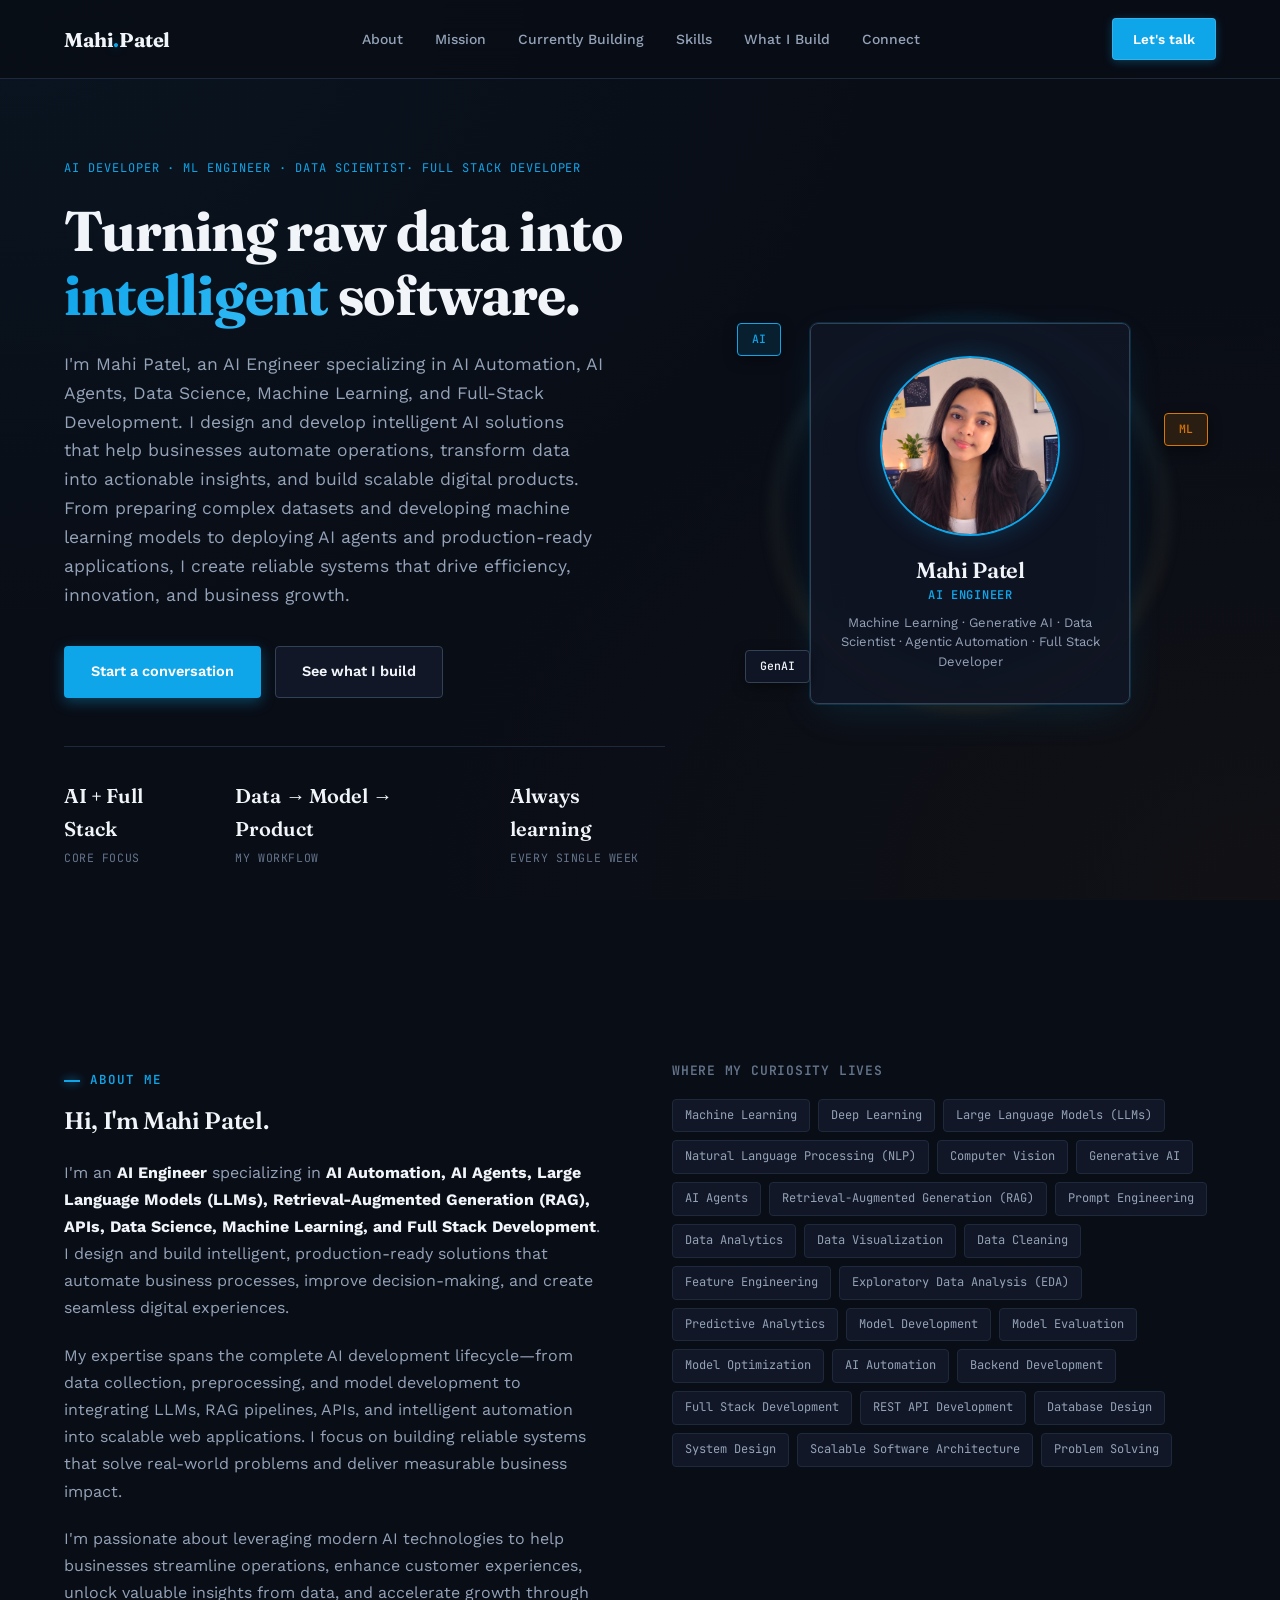
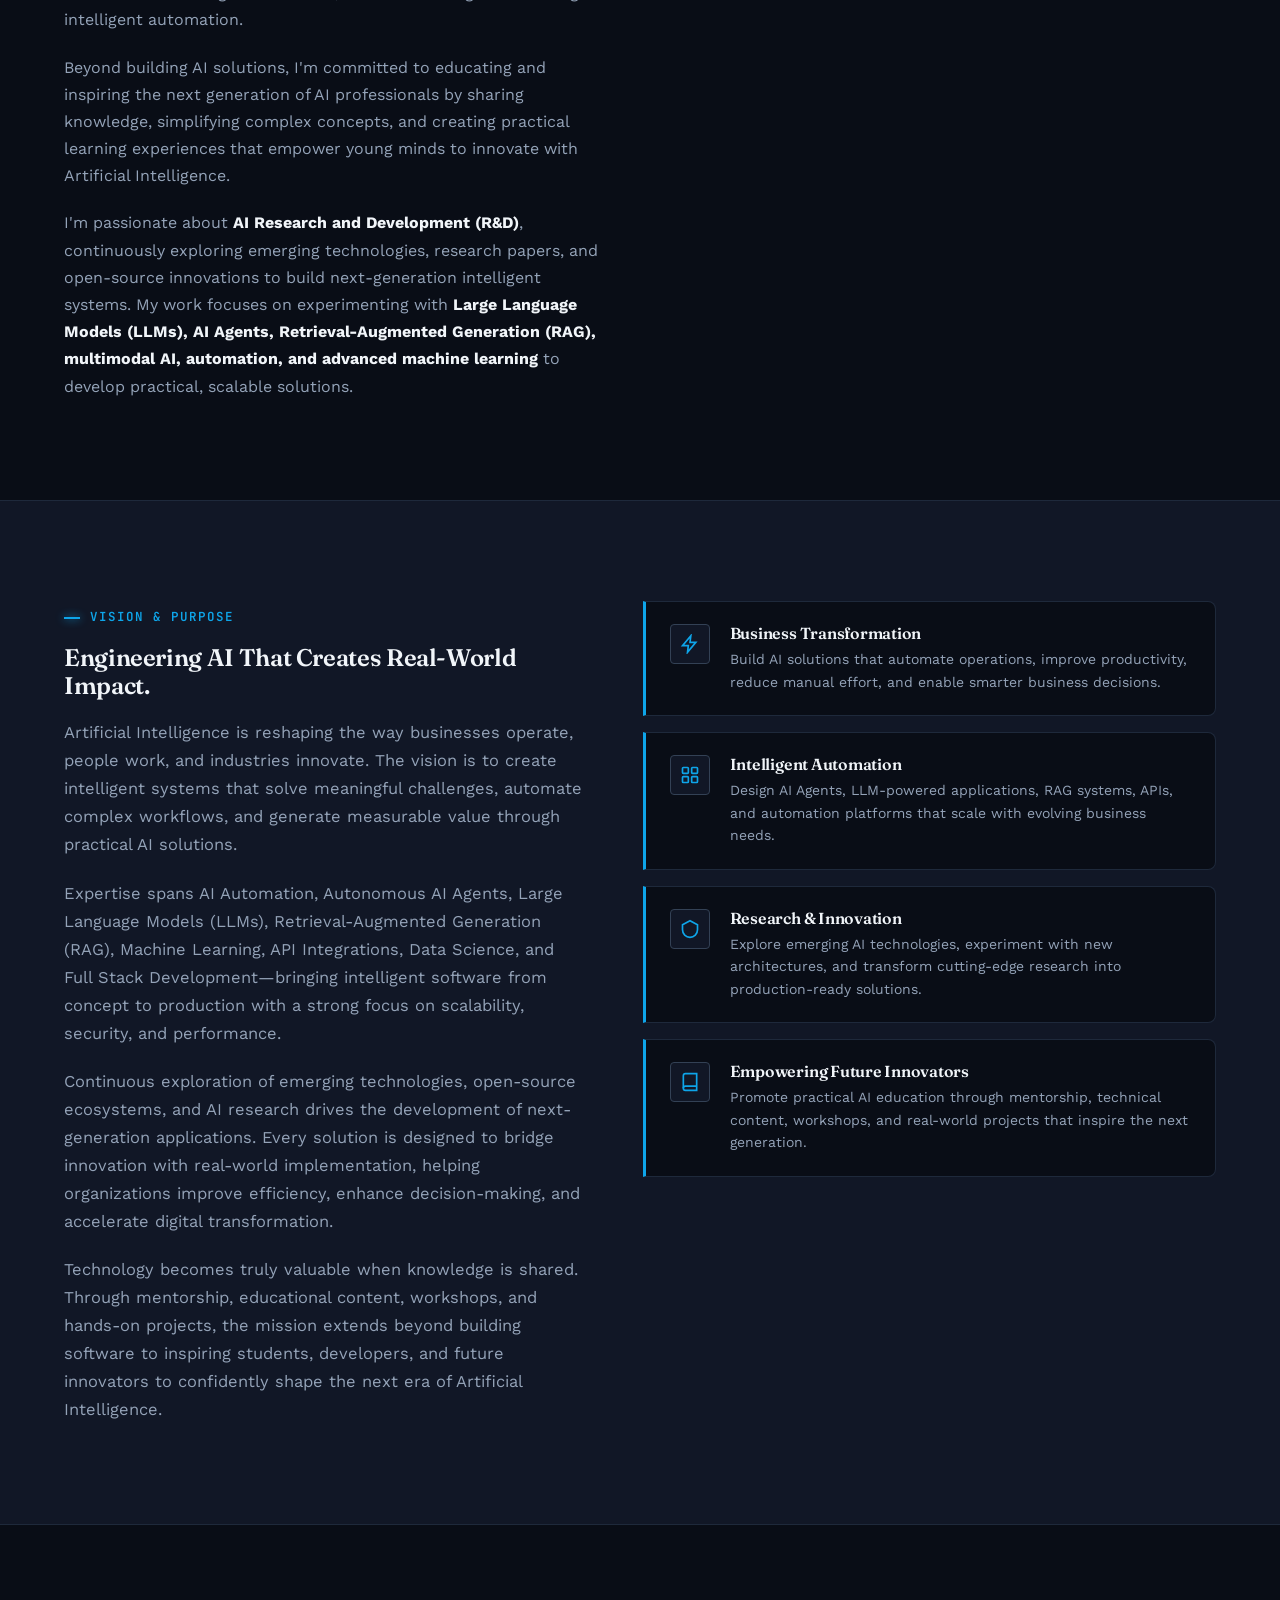
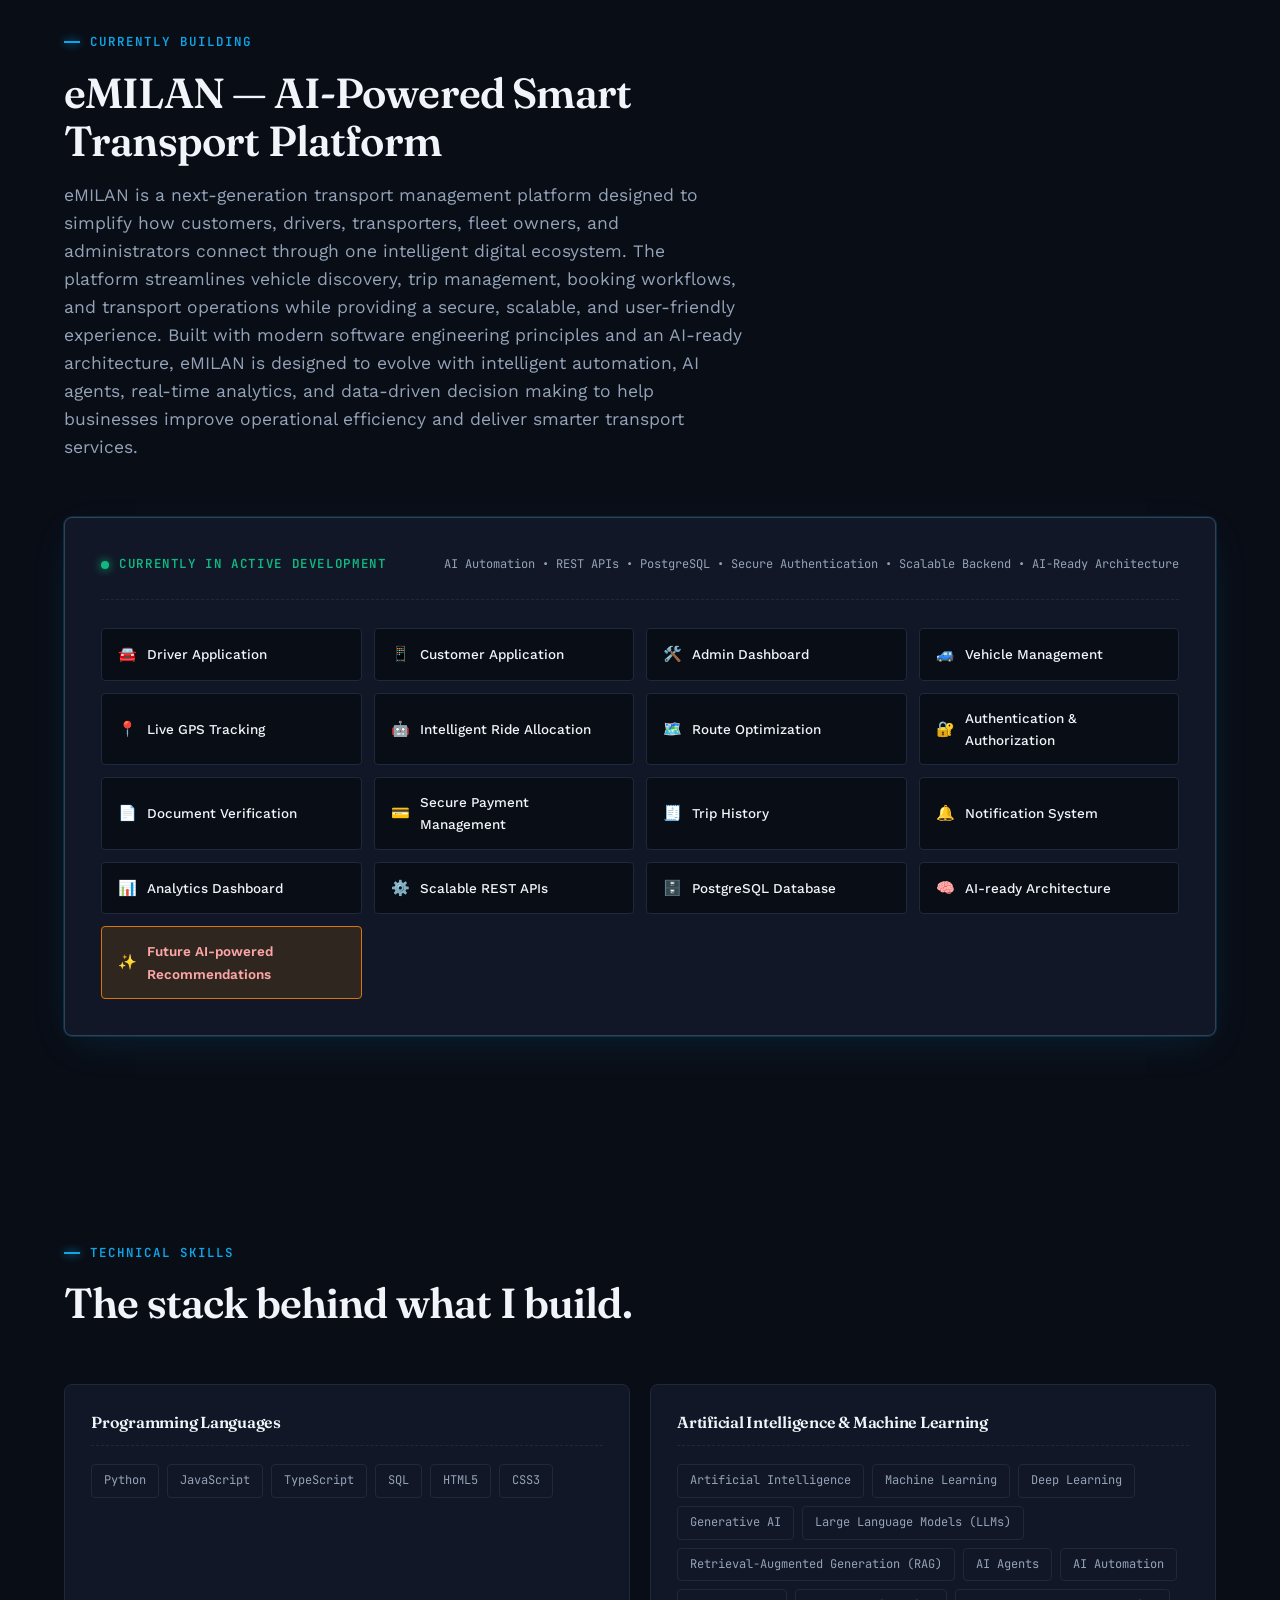
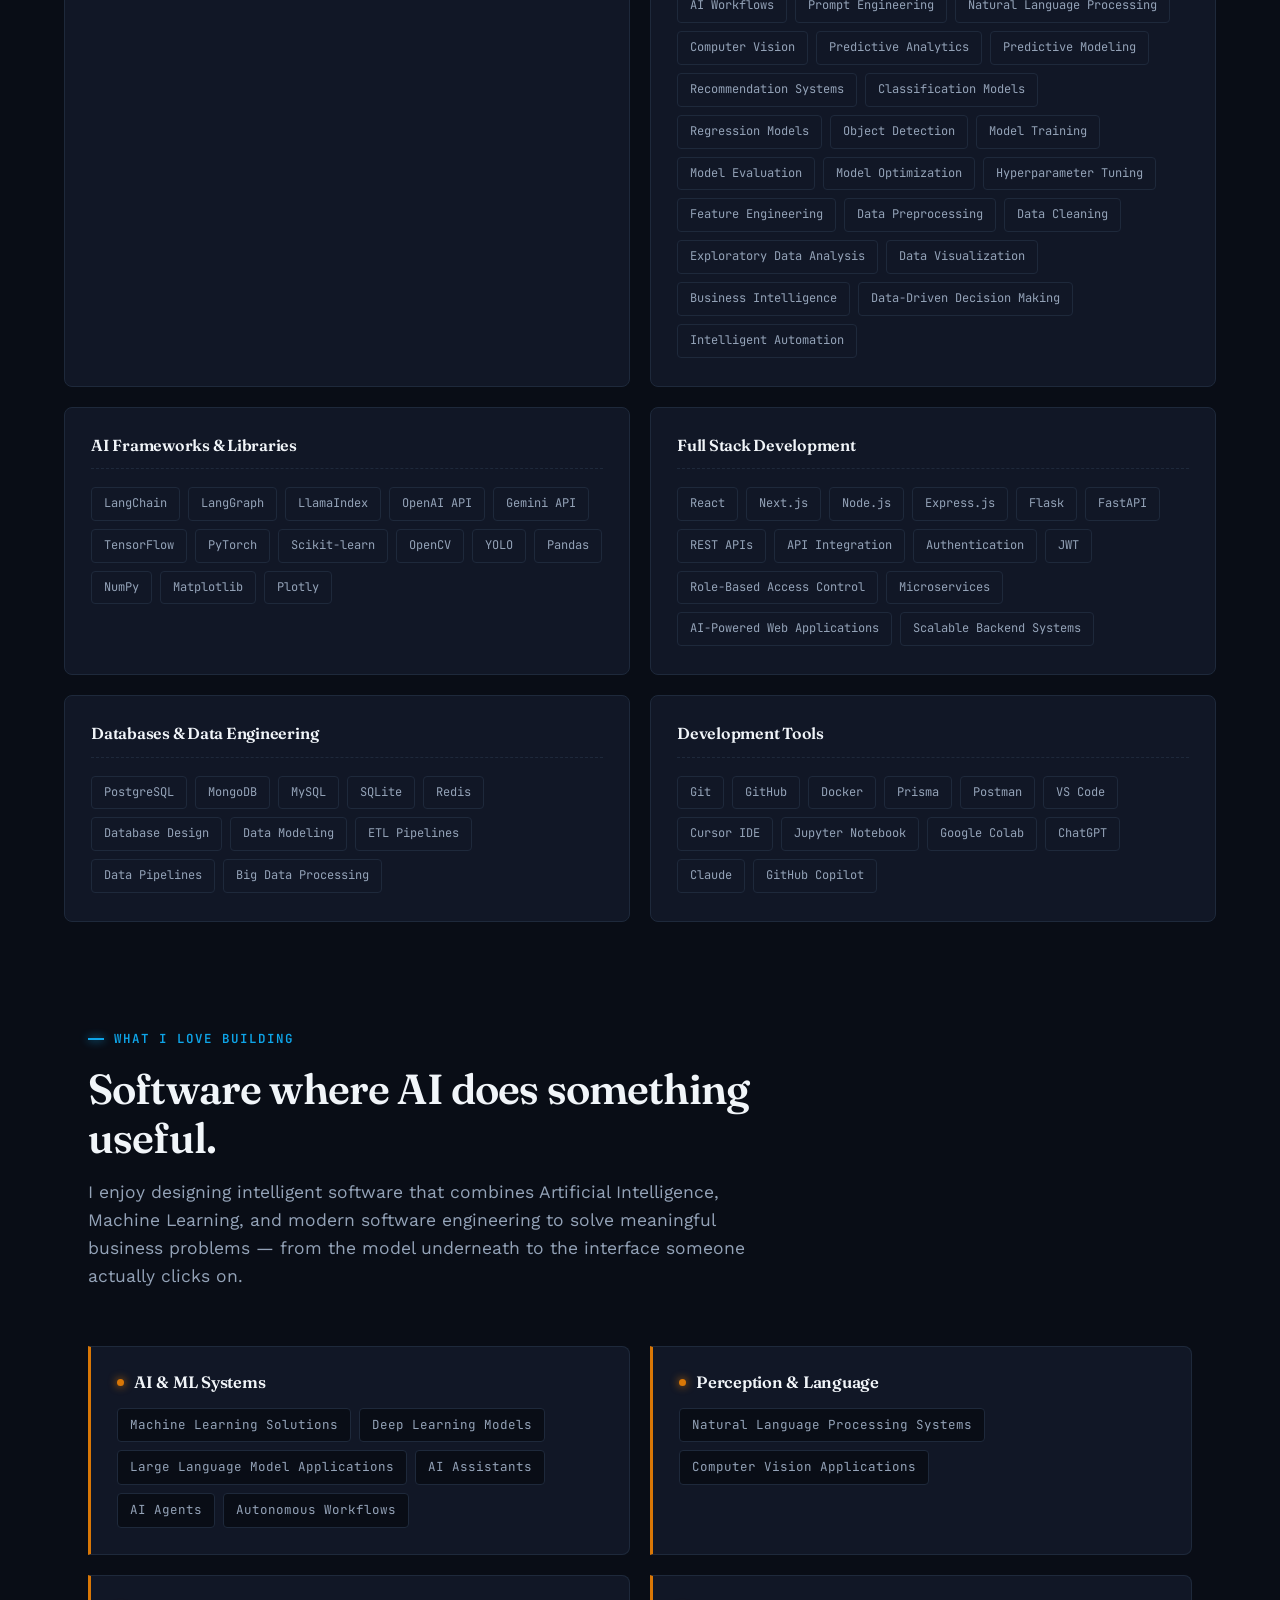
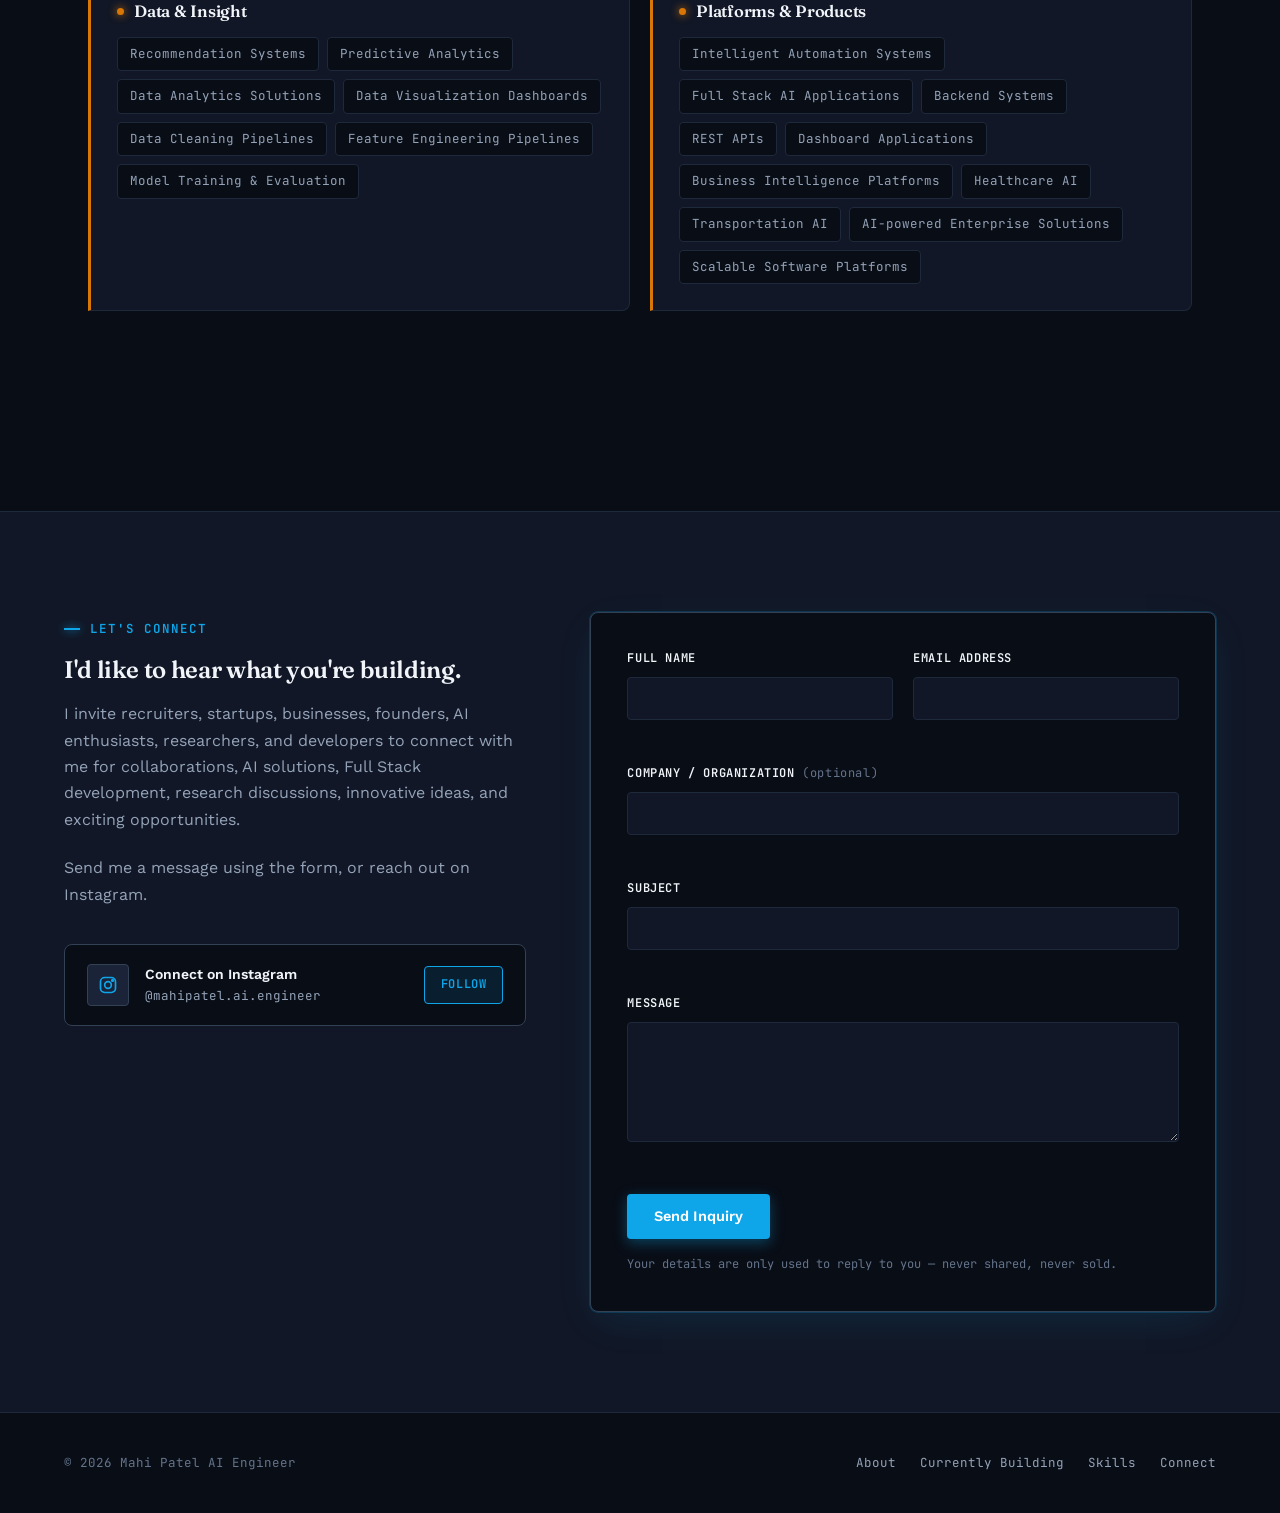
<file: frontend/index.html>
<!DOCTYPE html>
<html lang="en">
<head>
  <meta charset="UTF-8" />
  <meta name="viewport" content="width=device-width, initial-scale=1.0" />
  <title>Mahi Patel — AI Developer & Full Stack Engineer</title>
  <meta name="description" content="Mahi Patel is an AI Developer, Machine Learning Engineer, and Full Stack Developer building intelligent, real-world software." />
  <link rel="preconnect" href="https://fonts.googleapis.com">
  <link href="https://fonts.googleapis.com/css2?family=Fraunces:opsz,wght@9..144,500;9..144,600;9..144,700&family=Work+Sans:wght@400;500;600;700&family=JetBrains+Mono:wght@400;500;600&display=swap" rel="stylesheet">
  <link rel="stylesheet" href="css/style.css">
</head>
<body>

  <header class="site-header">
    <nav class="nav">
      <a href="#top" class="logo">Mahi<span>.</span>Patel</a>
      <ul class="nav-links">
        <li><a href="#about">About</a></li>
        <li><a href="#mission">Mission</a></li>
        <li><a href="#currently-building">Currently Building</a></li>
        <li><a href="#skills">Skills</a></li>
        <li><a href="#building">What I Build</a></li>
        <li><a href="#connect">Connect</a></li>
      </ul>
      <a href="#connect" class="nav-cta">Let's talk</a>
    </nav>
  </header>

  <main id="top">

    <!-- ===================== HERO ===================== -->
    <section class="hero">
      <div class="container hero-grid">

        <!-- LEFT CONTENT -->
        <div class="hero-content reveal">

          <span class="hero-kicker">
            AI Developer · ML Engineer · Data Scientist· Full Stack Developer
          </span>

          <h1>
            Turning raw data into
            <em>intelligent</em> software.
          </h1>

          <p class="lead">
            I'm Mahi Patel, an AI Engineer specializing in AI Automation, AI Agents, Data Science, Machine Learning, and Full-Stack Development.

            I design and develop intelligent AI solutions that help businesses automate operations, transform data into actionable insights, and build scalable digital products. From preparing complex datasets and developing machine learning models to deploying AI agents and production-ready applications, I create reliable systems that drive efficiency, innovation, and business growth.
          </p>

          <div class="hero-actions">

            <a href="#connect" class="btn btn-primary">
              Start a conversation
            </a>

            <a href="#building" class="btn btn-outline">
              See what I build
            </a>

          </div>

          <div class="hero-stats">

            <div class="hero-stat">
              <div class="num">
                AI + Full Stack
              </div>
              <div class="label">
                Core focus
              </div>
            </div>

            <div class="hero-stat">
              <div class="num">
                Data → Model → Product
              </div>
              <div class="label">
                My workflow
              </div>
            </div>

            <div class="hero-stat">
              <div class="num">
                Always learning
              </div>
              <div class="label">
                Every single week
              </div>
            </div>

          </div>

        </div>

        <!-- RIGHT PROFILE IMAGE SECTION -->
        <div class="hero-profile reveal">

          <div class="profile-orbit"></div>

          <div class="profile-card">

            <!-- YOUR IMAGE -->
            <img
              src="image/mahi-profile.jpeg"
              alt="Mahi Patel AI Engineer"
              class="profile-image"
            />

            <div class="profile-details">

              <h2>
                Mahi Patel
              </h2>

              <h3>
                AI Engineer
              </h3>

              <p>
                Machine Learning · Generative AI · Data Scientist · Agentic Automation · Full Stack Developer
              </p>

            </div>

          </div>

          <!-- Floating AI Tags -->

          <div class="floating-tag tag-ai">
            AI
          </div>

          <div class="floating-tag tag-ml">
            ML
          </div>

          <div class="floating-tag tag-gen">
            GenAI
          </div>

          <div class="floating-tag tag-datascientis">
            Data Scientist
          </div>

        </div>

      </div>
    </section>

    <!-- ===================== ABOUT ===================== -->
    <section id="about">
      <div class="container about-grid">
        <div class="about-copy">
          <span class="eyebrow">About Me</span>
          <h2 style="margin-bottom:24px;">Hi, I'm Mahi Patel.</h2>
          <p>I'm an <strong>AI Engineer</strong> specializing in <strong>AI Automation, AI Agents, Large Language Models (LLMs), Retrieval-Augmented Generation (RAG), APIs, Data Science, Machine Learning, and Full Stack Development</strong>. I design and build intelligent, production-ready solutions that automate business processes, improve decision-making, and create seamless digital experiences.</p>

          <p>My expertise spans the complete AI development lifecycle—from data collection, preprocessing, and model development to integrating LLMs, RAG pipelines, APIs, and intelligent automation into scalable web applications. I focus on building reliable systems that solve real-world problems and deliver measurable business impact.</p>

          <p>I'm passionate about leveraging modern AI technologies to help businesses streamline operations, enhance customer experiences, unlock valuable insights from data, and accelerate growth through intelligent automation.</p>

          <p>Beyond building AI solutions, I'm committed to educating and inspiring the next generation of AI professionals by sharing knowledge, simplifying complex concepts, and creating practical learning experiences that empower young minds to innovate with Artificial Intelligence.</p>
          <p>I'm passionate about <strong>AI Research and Development (R&D)</strong>, continuously exploring emerging technologies, research papers, and open-source innovations to build next-generation intelligent systems. My work focuses on experimenting with <strong>Large Language Models (LLMs), AI Agents, Retrieval-Augmented Generation (RAG), multimodal AI, automation, and advanced machine learning</strong> to develop practical, scalable solutions. </p>
        </div>
        <div class="about-side">
          <h3>Where my curiosity lives</h3>
          <div class="tag-cloud">
            <span class="tag">Machine Learning</span>
            <span class="tag">Deep Learning</span>
            <span class="tag">Large Language Models (LLMs)</span>
            <span class="tag">Natural Language Processing (NLP)</span>
            <span class="tag">Computer Vision</span>
            <span class="tag">Generative AI</span>
            <span class="tag">AI Agents</span>
            <span class="tag">Retrieval-Augmented Generation (RAG)</span>
            <span class="tag">Prompt Engineering</span>
            <span class="tag">Data Analytics</span>
            <span class="tag">Data Visualization</span>
            <span class="tag">Data Cleaning</span>
            <span class="tag">Feature Engineering</span>
            <span class="tag">Exploratory Data Analysis (EDA)</span>
            <span class="tag">Predictive Analytics</span>
            <span class="tag">Model Development</span>
            <span class="tag">Model Evaluation</span>
            <span class="tag">Model Optimization</span>
            <span class="tag">AI Automation</span>
            <span class="tag">Backend Development</span>
            <span class="tag">Full Stack Development</span>
            <span class="tag">REST API Development</span>
            <span class="tag">Database Design</span>
            <span class="tag">System Design</span>
            <span class="tag">Scalable Software Architecture</span>
            <span class="tag">Problem Solving</span>
          </div>
        </div>
      </div>
    </section>

    <!-- ===================== MISSION ===================== -->
    <section id="mission" class="mission">
      <div class="container mission-grid">
        <div class="mission-copy">
          <span class="eyebrow">Vision & Purpose</span>

          <h2 style="margin-bottom:20px;">
            Engineering AI That Creates Real-World Impact.
          </h2>

          <p>
            Artificial Intelligence is reshaping the way businesses operate, people work, and industries innovate. The vision is to create intelligent systems that solve meaningful challenges, automate complex workflows, and generate measurable value through practical AI solutions.
          </p>

          <p>
            Expertise spans AI Automation, Autonomous AI Agents, Large Language Models (LLMs), Retrieval-Augmented Generation (RAG), Machine Learning, API Integrations, Data Science, and Full Stack Development—bringing intelligent software from concept to production with a strong focus on scalability, security, and performance.
          </p>

          <p>
            Continuous exploration of emerging technologies, open-source ecosystems, and AI research drives the development of next-generation applications. Every solution is designed to bridge innovation with real-world implementation, helping organizations improve efficiency, enhance decision-making, and accelerate digital transformation.
          </p>

          <p>
            Technology becomes truly valuable when knowledge is shared. Through mentorship, educational content, workshops, and hands-on projects, the mission extends beyond building software to inspiring students, developers, and future innovators to confidently shape the next era of Artificial Intelligence.
          </p>
        </div>

        <div class="pillar-list">

          <div class="pillar">
            <div class="pillar-icon">
              <svg width="20" height="20" viewBox="0 0 24 24" fill="none" stroke="currentColor" stroke-width="2">
                <path d="M13 2 3 14h7l-1 8 10-12h-7l1-8Z"/>
              </svg>
            </div>

            <div>
              <h4>Business Transformation</h4>
              <p>Build AI solutions that automate operations, improve productivity, reduce manual effort, and enable smarter business decisions.</p>
            </div>
          </div>

          <div class="pillar">
            <div class="pillar-icon">
              <svg width="20" height="20" viewBox="0 0 24 24" fill="none" stroke="currentColor" stroke-width="2">
                <rect x="3" y="3" width="7" height="7" rx="1"/>
                <rect x="14" y="3" width="7" height="7" rx="1"/>
                <rect x="14" y="14" width="7" height="7" rx="1"/>
                <rect x="3" y="14" width="7" height="7" rx="1"/>
              </svg>
            </div>

            <div>
              <h4>Intelligent Automation</h4>
              <p>Design AI Agents, LLM-powered applications, RAG systems, APIs, and automation platforms that scale with evolving business needs.</p>
            </div>
          </div>

          <div class="pillar">
            <div class="pillar-icon">
              <svg width="20" height="20" viewBox="0 0 24 24" fill="none" stroke="currentColor" stroke-width="2">
                <path d="M12 2 3 7v6c0 5 4 9 9 9s9-4 9-9V7l-9-5Z"/>
              </svg>
            </div>

            <div>
              <h4>Research & Innovation</h4>
              <p>Explore emerging AI technologies, experiment with new architectures, and transform cutting-edge research into production-ready solutions.</p>
            </div>
          </div>

          <div class="pillar">
            <div class="pillar-icon">
              <svg width="20" height="20" viewBox="0 0 24 24" fill="none" stroke="currentColor" stroke-width="2">
                <path d="M4 19.5A2.5 2.5 0 0 1 6.5 17H20"/>
                <path d="M6.5 2H20v20H6.5A2.5 2.5 0 0 1 4 19.5v-15A2.5 2.5 0 0 1 6.5 2Z"/>
              </svg>
            </div>

            <div>
              <h4>Empowering Future Innovators</h4>
              <p>Promote practical AI education through mentorship, technical content, workshops, and real-world projects that inspire the next generation.</p>
            </div>
          </div>

        </div>

      </div>
    </section>

    <!-- ===================== CURRENTLY BUILDING ===================== -->
    <section id="currently-building" class="currently-building">
      <div class="container">

        <div class="section-head">
          <span class="eyebrow">Currently Building</span>

          <h2>eMILAN — AI-Powered Smart Transport Platform</h2>

          <p class="lead">
            eMILAN is a next-generation transport management platform designed to simplify how customers, drivers, transporters, fleet owners, and administrators connect through one intelligent digital ecosystem. The platform streamlines vehicle discovery, trip management, booking workflows, and transport operations while providing a secure, scalable, and user-friendly experience. Built with modern software engineering principles and an AI-ready architecture, eMILAN is designed to evolve with intelligent automation, AI agents, real-time analytics, and data-driven decision making to help businesses improve operational efficiency and deliver smarter transport services.
          </p>

        </div>

        <div class="current-project-card">

          <div class="cp-head">

            <div class="cp-status">
              <span class="pulse-dot"></span>
              Currently in Active Development
            </div>

            <div class="cp-stack">
              AI Automation • REST APIs • PostgreSQL • Secure Authentication • Scalable Backend • AI-Ready Architecture
            </div>

          </div>

          <div class="feature-grid">
            <div class="feature-item"><span class="f-icon">🚘</span>Driver Application</div>
            <div class="feature-item"><span class="f-icon">📱</span>Customer Application</div>
            <div class="feature-item"><span class="f-icon">🛠️</span>Admin Dashboard</div>
            <div class="feature-item"><span class="f-icon">🚙</span>Vehicle Management</div>
            <div class="feature-item"><span class="f-icon">📍</span>Live GPS Tracking</div>
            <div class="feature-item"><span class="f-icon">🤖</span>Intelligent Ride Allocation</div>
            <div class="feature-item"><span class="f-icon">🗺️</span>Route Optimization</div>
            <div class="feature-item"><span class="f-icon">🔐</span>Authentication &amp; Authorization</div>
            <div class="feature-item"><span class="f-icon">📄</span>Document Verification</div>
            <div class="feature-item"><span class="f-icon">💳</span>Secure Payment Management</div>
            <div class="feature-item"><span class="f-icon">🧾</span>Trip History</div>
            <div class="feature-item"><span class="f-icon">🔔</span>Notification System</div>
            <div class="feature-item"><span class="f-icon">📊</span>Analytics Dashboard</div>
            <div class="feature-item"><span class="f-icon">⚙️</span>Scalable REST APIs</div>
            <div class="feature-item"><span class="f-icon">🗄️</span>PostgreSQL Database</div>
            <div class="feature-item"><span class="f-icon">🧠</span>AI-ready Architecture</div>
            <div class="feature-item accent"><span class="f-icon">✨</span>Future AI-powered Recommendations</div>
          </div>
        </div>
      </div>
    </section>

    <!-- ===================== TECHNICAL SKILLS ===================== -->
    <section id="skills" class="skills">
      <div class="container">
        <div class="section-head">
          <span class="eyebrow">Technical Skills</span>
          <h2>The stack behind what I build.</h2>
        </div>

        <div class="skills-grid">

          <div class="skill-card">
            <div class="skill-icon"></div>
            <h3>Programming Languages</h3>

            <div class="tag-cloud">
              <span class="tag">Python</span>
              <span class="tag">JavaScript</span>
              <span class="tag">TypeScript</span>
              <span class="tag">SQL</span>
              <span class="tag">HTML5</span>
              <span class="tag">CSS3</span>
            </div>
          </div>

          <div class="skill-card">
            <div class="skill-icon"></div>
            <h3>Artificial Intelligence & Machine Learning</h3>

            <div class="tag-cloud">
              <span class="tag">Artificial Intelligence</span>
              <span class="tag">Machine Learning</span>
              <span class="tag">Deep Learning</span>
              <span class="tag">Generative AI</span>
              <span class="tag">Large Language Models (LLMs)</span>
              <span class="tag">Retrieval-Augmented Generation (RAG)</span>
              <span class="tag">AI Agents</span>
              <span class="tag">AI Automation</span>
              <span class="tag">AI Workflows</span>
              <span class="tag">Prompt Engineering</span>
              <span class="tag">Natural Language Processing</span>
              <span class="tag">Computer Vision</span>
              <span class="tag">Predictive Analytics</span>
              <span class="tag">Predictive Modeling</span>
              <span class="tag">Recommendation Systems</span>
              <span class="tag">Classification Models</span>
              <span class="tag">Regression Models</span>
              <span class="tag">Object Detection</span>
              <span class="tag">Model Training</span>
              <span class="tag">Model Evaluation</span>
              <span class="tag">Model Optimization</span>
              <span class="tag">Hyperparameter Tuning</span>
              <span class="tag">Feature Engineering</span>
              <span class="tag">Data Preprocessing</span>
              <span class="tag">Data Cleaning</span>
              <span class="tag">Exploratory Data Analysis</span>
              <span class="tag">Data Visualization</span>
              <span class="tag">Business Intelligence</span>
              <span class="tag">Data-Driven Decision Making</span>
              <span class="tag">Intelligent Automation</span>
            </div>
          </div>

          <div class="skill-card">
            <div class="skill-icon"></div>
            <h3>AI Frameworks & Libraries</h3>

            <div class="tag-cloud">
              <span class="tag">LangChain</span>
              <span class="tag">LangGraph</span>
              <span class="tag">LlamaIndex</span>
              <span class="tag">OpenAI API</span>
              <span class="tag">Gemini API</span>
              <span class="tag">TensorFlow</span>
              <span class="tag">PyTorch</span>
              <span class="tag">Scikit-learn</span>
              <span class="tag">OpenCV</span>
              <span class="tag">YOLO</span>
              <span class="tag">Pandas</span>
              <span class="tag">NumPy</span>
              <span class="tag">Matplotlib</span>
              <span class="tag">Plotly</span>
            </div>
          </div>

          <div class="skill-card">
            <div class="skill-icon"></div>
            <h3>Full Stack Development</h3>

            <div class="tag-cloud">
              <span class="tag">React</span>
              <span class="tag">Next.js</span>
              <span class="tag">Node.js</span>
              <span class="tag">Express.js</span>
              <span class="tag">Flask</span>
              <span class="tag">FastAPI</span>
              <span class="tag">REST APIs</span>
              <span class="tag">API Integration</span>
              <span class="tag">Authentication</span>
              <span class="tag">JWT</span>
              <span class="tag">Role-Based Access Control</span>
              <span class="tag">Microservices</span>
              <span class="tag">AI-Powered Web Applications</span>
              <span class="tag">Scalable Backend Systems</span>
            </div>
          </div>

          <div class="skill-card">
            <div class="skill-icon"></div>
            <h3>Databases & Data Engineering</h3>

            <div class="tag-cloud">
              <span class="tag">PostgreSQL</span>
              <span class="tag">MongoDB</span>
              <span class="tag">MySQL</span>
              <span class="tag">SQLite</span>
              <span class="tag">Redis</span>
              <span class="tag">Database Design</span>
              <span class="tag">Data Modeling</span>
              <span class="tag">ETL Pipelines</span>
              <span class="tag">Data Pipelines</span>
              <span class="tag">Big Data Processing</span>
            </div>
          </div>

          <div class="skill-card">
            <div class="skill-icon"></div>
            <h3>Development Tools</h3>

            <div class="tag-cloud">
              <span class="tag">Git</span>
              <span class="tag">GitHub</span>
              <span class="tag">Docker</span>
              <span class="tag">Prisma</span>
              <span class="tag">Postman</span>
              <span class="tag">VS Code</span>
              <span class="tag">Cursor IDE</span>
              <span class="tag">Jupyter Notebook</span>
              <span class="tag">Google Colab</span>
              <span class="tag">ChatGPT</span>
              <span class="tag">Claude</span>
              <span class="tag">GitHub Copilot</span>
            </div>
          </div>

        </div>

        <!-- ===================== WHAT I LOVE BUILDING ===================== -->
        <section id="building">
          <div class="container">
            <div class="section-head">
              <span class="eyebrow">What I Love Building</span>
              <h2>Software where AI does something useful.</h2>
              <p class="lead">I enjoy designing intelligent software that combines Artificial Intelligence, Machine Learning, and modern software engineering to solve meaningful business problems — from the model underneath to the interface someone actually clicks on.</p>
            </div>

            <div class="build-categories">
              <div class="build-card">
                <h3><span class="dot"></span>AI &amp; ML Systems</h3>
                <ul>
                  <li>Machine Learning Solutions</li>
                  <li>Deep Learning Models</li>
                  <li>Large Language Model Applications</li>
                  <li>AI Assistants</li>
                  <li>AI Agents</li>
                  <li>Autonomous Workflows</li>
                </ul>
              </div>
              <div class="build-card">
                <h3><span class="dot"></span>Perception &amp; Language</h3>
                <ul>
                  <li>Natural Language Processing Systems</li>
                  <li>Computer Vision Applications</li>
                </ul>
              </div>
              <div class="build-card">
                <h3><span class="dot"></span>Data &amp; Insight</h3>
                <ul>
                  <li>Recommendation Systems</li>
                  <li>Predictive Analytics</li>
                  <li>Data Analytics Solutions</li>
                  <li>Data Visualization Dashboards</li>
                  <li>Data Cleaning Pipelines</li>
                  <li>Feature Engineering Pipelines</li>
                  <li>Model Training &amp; Evaluation</li>
                </ul>
              </div>
              <div class="build-card">
                <h3><span class="dot"></span>Platforms &amp; Products</h3>
                <ul>
                  <li>Intelligent Automation Systems</li>
                  <li>Full Stack AI Applications</li>
                  <li>Backend Systems</li>
                  <li>REST APIs</li>
                  <li>Dashboard Applications</li>
                  <li>Business Intelligence Platforms</li>
                  <li>Healthcare AI</li>
                  <li>Transportation AI</li>
                  <li>AI-powered Enterprise Solutions</li>
                  <li>Scalable Software Platforms</li>
                </ul>
              </div>
            </div>
          </div>
        </section>

      </div>
    </section>

    <!-- ===================== LET'S CONNECT ===================== -->
    <section id="connect" class="connect">
      <div class="container connect-grid">
        <div class="connect-copy">
          <span class="eyebrow">Let's Connect</span>
          <h2 style="margin-bottom:18px;">I'd like to hear what you're building.</h2>
          <p>I invite recruiters, startups, businesses, founders, AI enthusiasts, researchers, and developers to connect with me for collaborations, AI solutions, Full Stack development, research discussions, innovative ideas, and exciting opportunities.</p>

          <p>Send me a message using the form, or reach out on Instagram.</p>

          <div class="instagram-card">
            <div class="ig-left">
              <div class="ig-icon">
                <svg width="20" height="20" viewBox="0 0 24 24" fill="none" stroke="currentColor" stroke-width="2"><rect x="3" y="3" width="18" height="18" rx="5"/><circle cx="12" cy="12" r="4"/><circle cx="17.5" cy="6.5" r="1"/></svg>
              </div>
              <div>
                <div class="ig-name">Connect on Instagram</div>
                <div class="ig-handle">@mahipatel.ai.engineer</div>
              </div>
            </div>
            <a class="ig-follow" href="https://instagram.com/mahipatel.ai.engineer" target="_blank" rel="noopener">Follow</a>
          </div>
        </div>

        <div class="form-card">
          <form id="inquiry-form" novalidate>
            <div class="form-row">
              <div class="field">
                <label for="fullName">Full Name</label>
                <input type="text" id="fullName" name="fullName" autocomplete="name" required maxlength="100" />
                <div class="field-error" data-error-for="fullName"></div>
              </div>
              <div class="field">
                <label for="email">Email Address</label>
                <input type="email" id="email" name="email" autocomplete="off" spellcheck="false" autocorrect="off" autocapitalize="off" required maxlength="150" />
                <div class="field-error" data-error-for="email"></div>
              </div>
            </div>

            <div class="field">
              <label for="company">Company / Organization <span class="optional">(optional)</span></label>
              <input type="text" id="company" name="company" autocomplete="organization" maxlength="150" />
              <div class="field-error" data-error-for="company"></div>
            </div>

            <div class="field">
              <label for="subject">Subject</label>
              <input type="text" id="subject" name="subject" required maxlength="150" />
              <div class="field-error" data-error-for="subject"></div>
            </div>

            <div class="field">
              <label for="message">Message</label>
              <textarea id="message" name="message" required maxlength="3000"></textarea>
              <div class="field-error" data-error-for="message"></div>
            </div>

            <!-- Honeypot: real visitors never see or fill this -->
            <div class="field hp-field" aria-hidden="true">
              <label for="website">Website</label>
              <input type="text" id="website" name="website" tabindex="-1" autocomplete="off" />
            </div>

            <div class="form-actions">
              <button type="submit" class="btn btn-primary" id="submit-btn">
                <span class="spinner"></span>
                <span class="btn-text">Send Inquiry</span>
              </button>
            </div>
            <p class="form-note">Your details are only used to reply to you — never shared, never sold.</p>
          </form>
        </div>
      </div>
    </section>

  </main>

  <footer class="site-footer">
    <div class="container footer-row">
      <p>© <span id="year"></span> Mahi Patel AI Engineer</p>
      <div class="footer-links">
        <a href="#about">About</a>
        <a href="#currently-building">Currently Building</a>
        <a href="#skills">Skills</a>
        <a href="#connect">Connect</a>
      </div>
    </div>
  </footer>

  <div class="toast-stack" id="toast-stack" aria-live="polite"></div>

  <script>window.PORTFOLIO_API_BASE_URL = "https://portfolio-backend-dgkd.onrender.com/api";</script>
  <script src="js/main.js"></script>
</body>
</html>
</file>
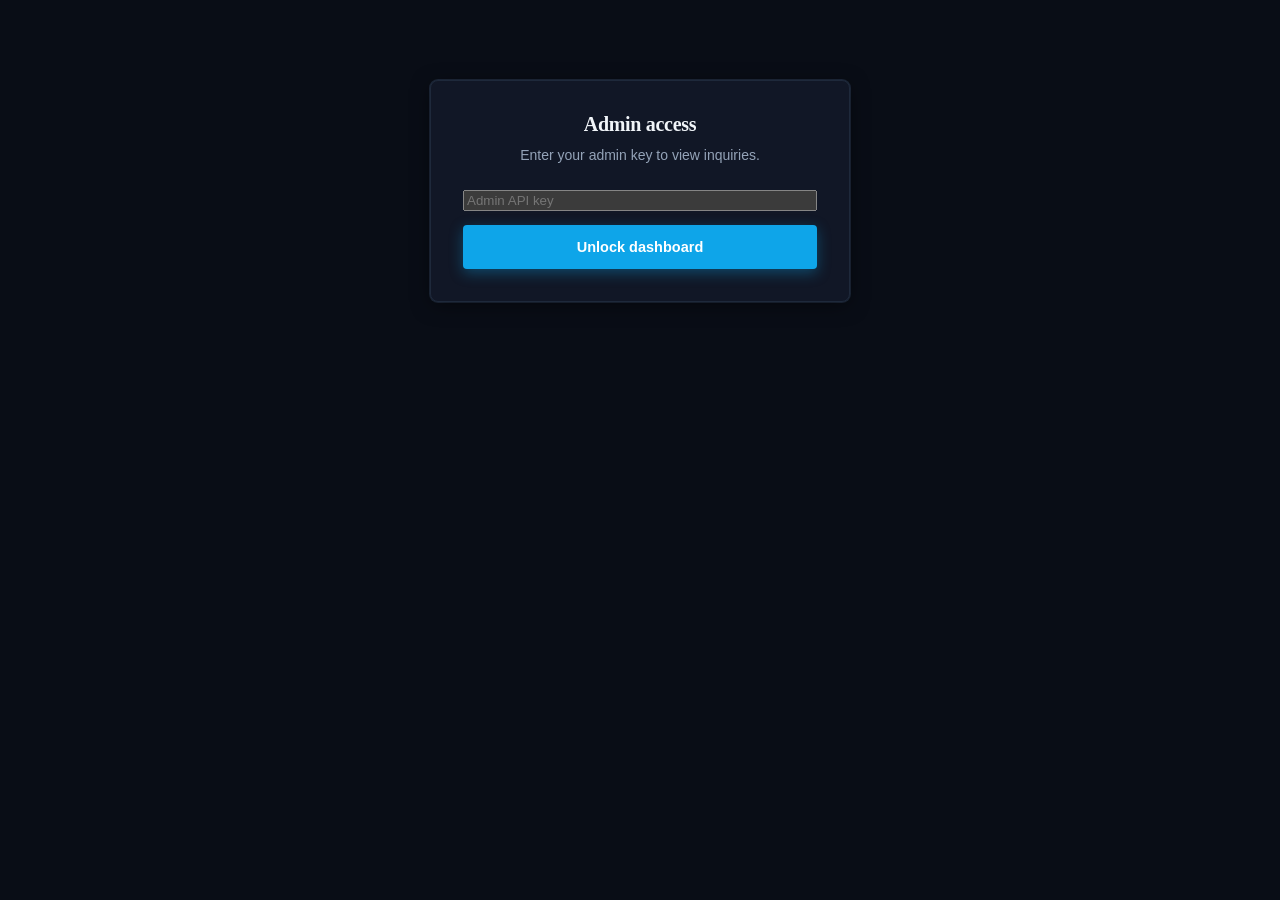
<file: frontend/admin.html>
<!DOCTYPE html>
<html lang="en">
<head>
<meta charset="UTF-8" />
<meta name="viewport" content="width=device-width, initial-scale=1.0" />
<title>Inquiries — Admin Dashboard</title>
<link href="https://fonts.googleapis.com/css2?family=Sora:wght@600;700&family=Inter:wght@400;500;600;700&family=IBM+Plex+Mono:wght@400;500&display=swap" rel="stylesheet">
<link rel="stylesheet" href="css/style.css">
<link rel="stylesheet" href="css/admin.css">
</head>
<body>

<!-- Admin key gate: shown until a valid X-Admin-Key is stored for this session -->
<div class="key-gate" id="key-gate">
  <h2>Admin access</h2>
  <p>Enter your admin key to view inquiries.</p>
  <input type="password" id="admin-key-input" placeholder="Admin API key" />
  <button class="btn btn-primary" style="width:100%; justify-content:center;" id="admin-key-submit">Unlock dashboard</button>
</div>

<div class="admin-shell" id="admin-shell" style="display:none;">
  <div class="admin-header">
    <div>
      <h1>Inquiries</h1>
      <p>Messages submitted through the "Let's Connect" form.</p>
    </div>
    <a href="index.html" class="btn btn-outline">← Back to site</a>
  </div>

  <div class="toolbar">
    <input type="text" id="search-input" placeholder="Search name, email, subject, or message…" />
    <select id="status-filter">
      <option value="ALL">All statuses</option>
      <option value="NEW">New</option>
      <option value="READ">Read</option>
      <option value="REPLIED">Replied</option>
    </select>
    <select id="sort-select">
      <option value="latest">Latest first</option>
      <option value="oldest">Oldest first</option>
    </select>
  </div>

  <div id="table-wrap">
    <div class="loading-state">Loading inquiries…</div>
  </div>

  <div class="pagination" id="pagination" style="display:none;">
    <button id="prev-page">Previous</button>
    <span id="page-label" style="font-size:13px; color:var(--slate);"></span>
    <button id="next-page">Next</button>
  </div>
</div>

<!-- Detail modal -->
<div class="modal-overlay" id="modal-overlay">
  <div class="modal">
    <div class="modal-head">
      <h3 id="modal-subject"></h3>
      <button class="modal-close" id="modal-close" aria-label="Close">✕</button>
    </div>
    <div class="modal-field"><div class="k">From</div><div class="v" id="modal-from"></div></div>
    <div class="modal-field"><div class="k">Company</div><div class="v" id="modal-company"></div></div>
    <div class="modal-field"><div class="k">Received</div><div class="v" id="modal-date"></div></div>
    <div class="modal-field"><div class="k">Message</div><div class="v" id="modal-message"></div></div>
    <div class="modal-actions">
      <button class="primary" id="mark-read">Mark as Read</button>
      <button id="mark-replied">Mark as Replied</button>
      <button class="danger" id="delete-inquiry">Delete</button>
    </div>
  </div>
</div>

<div class="toast-stack" id="toast-stack" aria-live="polite"></div>

<script src="js/admin.js"></script>
</body>
</html>
</file>
<file: frontend/css/style.css>
/* ==========================================================================
   Design Tokens — Advanced AI Research & Engineering System
   Architecture: High-contrast Dark Mode / Glassmorphism / Cybernetic Precision
   Palette: Deep Neural Obsidian #090D16 · Surface #111726 · Slate #94A3B8
            Signal Azure (Primary AI Accent) #0EA5E9 · Ember Amber (Secondary Accent) #D97706
   Typography: Display "Fraunces" · Body "Work Sans" · Code/Labels "JetBrains Mono"
   ========================================================================== */

:root {
  /* Core Color Palette */
  --paper: #090d16;
  --surface: #111726;
  --surface-2: #1a2338;
  --ink: #f1f5f9;
  --slate: #94a3b8;
  --slate-light: #64748b;
  --line: #1e293b;
  --line-strong: #334155;
  --signal: #0ea5e9;
  --signal-dark: #0284c7;
  --signal-tint: rgba(14, 165, 233, 0.12);
  --ember: #d97706;
  --ember-tint: rgba(217, 119, 6, 0.15);
  --success: #10b981;
  --error: #f43f5e;

  /* Typography Stack */
  --font-display: "Fraunces", Georgia, serif;
  --font-body: "Work Sans", -apple-system, BlinkMacSystemFont, "Segoe UI", Roboto, sans-serif;
  --font-mono: "JetBrains Mono", "IBM Plex Mono", monospace;

  /* Layout Geometry & Elevation */
  --radius: 8px;
  --radius-sm: 4px;
  --offset: 4px;
  --shadow: 0 4px 20px -2px rgba(0, 0, 0, 0.5), 0 0 0 1px var(--line);
  --shadow-ink: 0 8px 30px rgba(0, 0, 0, 0.7);
  --shadow-lg: 0 12px 40px -10px rgba(14, 165, 233, 0.15), 0 0 0 1px rgba(14, 165, 233, 0.2);
  --max-width: 1200px;
}

* {
  box-sizing: border-box;
}

html {
  scroll-behavior: smooth;
  color-scheme: dark;
}

@media (prefers-reduced-motion: reduce) {
  html {
    scroll-behavior: auto;
  }
  * {
    animation-duration: 0.001ms !important;
    animation-iteration-count: 1 !important;
    transition-duration: 0.001ms !important;
  }
}

body {
  margin: 0;
  background-color: var(--paper);
  background-image: 
    radial-gradient(at 0% 0%, rgba(14, 165, 233, 0.05) 0px, transparent 50%),
    radial-gradient(at 100% 100%, rgba(217, 119, 6, 0.04) 0px, transparent 50%);
  background-attachment: fixed;
  color: var(--ink);
  font-family: var(--font-body);
  font-size: 16px;
  line-height: 1.65;
  -webkit-font-smoothing: antialiased;
  -moz-osx-font-smoothing: grayscale;
}

h1, h2, h3, h4 {
  font-family: var(--font-display);
  font-weight: 600;
  color: var(--ink);
  line-height: 1.15;
  margin: 0;
  letter-spacing: -0.015em;
}

p {
  margin: 0;
}

a {
  color: var(--signal);
  text-decoration: none;
  transition: color 0.15s ease, opacity 0.15s ease;
}

a:hover {
  color: #38bdf8;
}

img {
  max-width: 100%;
  display: block;
}

.container {
  max-width: var(--max-width);
  margin: 0 auto;
  padding: 0 24px;
}

/* Archive / Terminal Eyebrows: [ SECTION.NO ] */
.eyebrow {
  font-family: var(--font-mono);
  font-size: 12.5px;
  letter-spacing: 0.08em;
  text-transform: uppercase;
  color: var(--signal);
  display: inline-flex;
  align-items: center;
  gap: 10px;
  margin-bottom: 16px;
  font-weight: 600;
}

.eyebrow::before {
  content: "";
  width: 16px;
  height: 2px;
  background: var(--signal);
  box-shadow: 0 0 8px var(--signal);
  display: inline-block;
}

section {
  padding: 100px 0;
}

.section-head {
  max-width: 680px;
  margin-bottom: 56px;
}

.section-head h2 {
  font-size: clamp(28px, 4vw, 42px);
  margin-bottom: 16px;
  letter-spacing: -0.02em;
}

.section-head p.lead {
  color: var(--slate);
  font-size: 17.5px;
  line-height: 1.6;
}

:focus-visible {
  outline: 2px solid var(--signal);
  outline-offset: 4px;
  border-radius: 2px;
}

/* ==========================================================================
   Navigation
   ========================================================================== */
.site-header {
  position: sticky;
  top: 0;
  z-index: 100;
  background: rgba(9, 13, 22, 0.85);
  backdrop-filter: blur(16px);
  -webkit-backdrop-filter: blur(16px);
  border-bottom: 1px solid var(--line);
}

.nav {
  display: flex;
  align-items: center;
  justify-content: space-between;
  padding: 18px 24px;
  max-width: var(--max-width);
  margin: 0 auto;
}

.logo {
  font-family: var(--font-display);
  font-weight: 700;
  font-size: 20px;
  color: var(--ink);
  letter-spacing: -0.02em;
}

.logo span {
  color: var(--signal);
  text-shadow: 0 0 10px rgba(14, 165, 233, 0.5);
}

.nav-links {
  display: flex;
  gap: 32px;
  list-style: none;
  margin: 0;
  padding: 0;
}

.nav-links a {
  color: var(--slate);
  font-size: 14px;
  font-weight: 500;
  font-family: var(--font-body);
  transition: color 0.15s ease;
}

.nav-links a:hover {
  color: var(--ink);
}

.nav-cta {
  background: var(--signal);
  color: #ffffff;
  padding: 9px 20px;
  border-radius: var(--radius-sm);
  font-size: 13.5px;
  font-weight: 600;
  font-family: var(--font-body);
  border: 1px solid rgba(255, 255, 255, 0.15);
  box-shadow: 0 2px 10px rgba(14, 165, 233, 0.3);
  transition: background 0.15s ease, box-shadow 0.15s ease, transform 0.1s ease;
}

.nav-cta:hover {
  background: var(--signal-dark);
  color: #ffffff;
  box-shadow: 0 4px 16px rgba(14, 165, 233, 0.4);
  transform: translateY(-1px);
}

.nav-toggle {
  display: none;
}

/* ==========================================================================
   Hero Section
   ========================================================================== */
.hero {
  padding: 80px 0 96px;
  position: relative;
  overflow: hidden;
}

.hero-grid {
  display: grid;
  grid-template-columns: 1.1fr 0.9fr;
  gap: 60px;
  align-items: center;
}

.hero-kicker {
  font-family: var(--font-mono);
  font-size: 12px;
  color: var(--signal);
  text-transform: uppercase;
  letter-spacing: 0.08em;
  margin-bottom: 20px;
  display: block;
}

.hero h1 {
  font-size: clamp(36px, 5vw, 56px);
  font-weight: 700;
  letter-spacing: -0.02em;
  margin-bottom: 22px;
}

.hero h1 em {
  font-style: normal;
  background: linear-gradient(135deg, var(--signal) 0%, #38bdf8 100%);
  -webkit-background-clip: text;
  -webkit-text-fill-color: transparent;
}

.hero .lead {
  font-size: 17.5px;
  color: var(--slate);
  max-width: 540px;
  margin-bottom: 36px;
  font-family: var(--font-body);
  line-height: 1.65;
}

.hero-actions {
  display: flex;
  gap: 14px;
  flex-wrap: wrap;
}

.btn {
  display: inline-flex;
  align-items: center;
  gap: 8px;
  padding: 13px 26px;
  border-radius: var(--radius-sm);
  font-weight: 600;
  font-size: 14.5px;
  font-family: var(--font-body);
  letter-spacing: 0;
  cursor: pointer;
  border: 1px solid transparent;
  transition: background 0.15s ease, border-color 0.15s ease, box-shadow 0.15s ease, transform 0.1s ease;
}

.btn-primary {
  background: var(--signal);
  color: #ffffff;
  box-shadow: 0 4px 14px rgba(14, 165, 233, 0.35);
}

.btn-primary:hover {
  background: var(--signal-dark);
  box-shadow: 0 6px 20px rgba(14, 165, 233, 0.45);
  transform: translateY(-1px);
}

.btn-primary:active {
  transform: translateY(0);
}

.btn-outline {
  background: var(--surface);
  color: var(--ink);
  border-color: var(--line-strong);
}

.btn-outline:hover {
  border-color: var(--signal);
  color: var(--signal);
  background: var(--signal-tint);
}

.hero-visual {
  position: relative;
  background: var(--surface);
  border: 1px solid var(--line);
  border-radius: var(--radius);
  aspect-ratio: 1 / 1;
  box-shadow: var(--shadow);
  overflow: hidden;
}

.hero-visual svg {
  width: 100%;
  height: 100%;
}

.hero-stats {
  display: flex;
  gap: 36px;
  margin-top: 48px;
  padding-top: 32px;
  border-top: 1px solid var(--line);
}

.hero-stat .num {
  font-family: var(--font-display);
  font-size: 20px;
  font-weight: 600;
  color: var(--ink);
}

.hero-stat .label {
  font-family: var(--font-mono);
  font-size: 11.5px;
  text-transform: uppercase;
  letter-spacing: 0.05em;
  color: var(--slate-light);
  margin-top: 4px;
}

/* ==========================================================================
   Profile Panel (Right of Hero)
   ========================================================================== */
.hero-profile {
  position: relative;
  display: flex;
  justify-content: center;
  align-items: center;
  min-height: 520px;
}

.profile-orbit {
  position: absolute;
  width: 390px;
  height: 390px;
  border-radius: 50%;
  background: conic-gradient(
    from 0deg,
    var(--signal),
    var(--ember),
    var(--signal)
  );
  animation: rotateOrbit 10s linear infinite;
  filter: blur(8px);
  opacity: 0.35;
}

.profile-orbit::before {
  content: "";
  position: absolute;
  inset: 4px;
  background: var(--paper);
  border-radius: inherit;
}

@keyframes rotateOrbit {
  from { transform: rotate(0deg); }
  to { transform: rotate(360deg); }
}

.profile-card {
  position: relative;
  width: 320px;
  padding: 32px 26px;
  background: rgba(17, 23, 38, 0.85);
  backdrop-filter: blur(20px);
  -webkit-backdrop-filter: blur(20px);
  border-radius: var(--radius);
  border: 1px solid var(--line-strong);
  box-shadow: var(--shadow-lg);
  text-align: center;
  z-index: 2;
  animation: floatingProfile 6s ease-in-out infinite;
}

@keyframes floatingProfile {
  0%, 100% { transform: translateY(0); }
  50% { transform: translateY(-12px); }
}

.profile-image {
  width: 180px;
  height: 180px;
  object-fit: cover;
  border-radius: 50%;
  margin: auto;
  border: 2px solid var(--signal);
  box-shadow: 0 0 25px rgba(14, 165, 233, 0.25);
  transition: transform 0.35s ease, box-shadow 0.35s ease;
}

.profile-image:hover {
  transform: scale(1.03);
  box-shadow: 0 0 35px rgba(14, 165, 233, 0.4);
}

.profile-details {
  margin-top: 22px;
}

.profile-details h2 {
  font-size: 22px;
  margin-bottom: 6px;
}

.profile-details h3 {
  font-size: 12px;
  font-family: var(--font-mono);
  text-transform: uppercase;
  letter-spacing: 0.06em;
  color: var(--signal);
  margin-bottom: 10px;
}

.profile-details p {
  font-size: 13px;
  color: var(--slate);
  line-height: 1.5;
}

.floating-tag {
  position: absolute;
  z-index: 3;
  padding: 6px 14px;
  border-radius: var(--radius-sm);
  background: rgba(17, 23, 38, 0.95);
  color: var(--ink);
  border: 1px solid var(--line-strong);
  font-family: var(--font-mono);
  font-size: 11.5px;
  font-weight: 500;
  box-shadow: 0 4px 14px rgba(0, 0, 0, 0.4);
  animation: badgeFloat 4.5s ease-in-out infinite;
}

@keyframes badgeFloat {
  0%, 100% { transform: translateY(0); }
  50% { transform: translateY(-10px); }
}

.tag-ai {
  top: 70px;
  left: 12px;
  background: var(--signal-tint);
  border-color: var(--signal);
  color: var(--signal);
}

.tag-ml {
  right: 8px;
  top: 160px;
  background: var(--ember-tint);
  border-color: var(--ember);
  color: var(--ember);
  animation-delay: 1.2s;
}

.tag-gen {
  bottom: 90px;
  left: 20px;
  animation-delay: 2.4s;
}

.tag-datascientis {
  display: none;
}

.reveal {
  opacity: 0;
  transform: translateY(20px);
  animation: revealHero 0.8s cubic-bezier(0.16, 1, 0.3, 1) forwards;
}

@keyframes revealHero {
  to {
    opacity: 1;
    transform: translateY(0);
  }
}

@media (max-width: 900px) {
  .hero-profile { min-height: 420px; }
  .profile-orbit { width: 320px; height: 320px; }
  .profile-card { width: 290px; }
  .profile-image { width: 160px; height: 160px; }
}

@media (max-width: 560px) {
  .hero-profile { margin-top: 40px; }
  .floating-tag { display: none; }
}

/* ==========================================================================
   About Section
   ========================================================================== */
.about-grid {
  display: grid;
  grid-template-columns: 1fr 1fr;
  gap: 64px;
  align-items: start;
}

.about-copy p {
  margin-bottom: 20px;
  color: var(--slate);
  font-size: 16px;
  line-height: 1.7;
}

.about-copy p strong {
  color: var(--ink);
}

.about-copy p:last-child {
  margin-bottom: 0;
}

.tag-cloud {
  display: flex;
  flex-wrap: wrap;
  gap: 8px;
}

.tag {
  font-family: var(--font-mono);
  font-size: 12px;
  padding: 6px 12px;
  border-radius: var(--radius-sm);
  background: var(--surface);
  color: var(--slate);
  border: 1px solid var(--line);
  white-space: nowrap;
  transition: all 0.15s ease;
}

.tag:hover {
  border-color: var(--signal);
  color: var(--signal);
  background: var(--signal-tint);
}

.about-side h3 {
  font-size: 13px;
  font-family: var(--font-mono);
  text-transform: uppercase;
  letter-spacing: 0.06em;
  color: var(--slate-light);
  margin-bottom: 20px;
  font-weight: 600;
}

/* ==========================================================================
   Mission Section
   ========================================================================== */
.mission {
  background: var(--surface);
  border-top: 1px solid var(--line);
  border-bottom: 1px solid var(--line);
}

.mission-grid {
  display: grid;
  grid-template-columns: 0.95fr 1.05fr;
  gap: 60px;
  align-items: start;
}

.mission-copy p {
  color: var(--slate);
  font-size: 16.5px;
  margin-bottom: 20px;
  line-height: 1.7;
}

.mission-copy p:last-child {
  margin-bottom: 0;
}

.mission-copy strong {
  color: var(--ink);
}

.pillar-list {
  display: flex;
  flex-direction: column;
  gap: 16px;
}

.pillar {
  display: flex;
  gap: 20px;
  padding: 22px 24px;
  background: var(--paper);
  border: 1px solid var(--line);
  border-left: 3px solid var(--signal);
  border-radius: 0 var(--radius) var(--radius) 0;
  transition: transform 0.2s ease, border-color 0.2s ease;
}

.pillar:hover {
  transform: translateX(4px);
  border-color: var(--line-strong);
}

.pillar-icon {
  flex-shrink: 0;
  width: 40px;
  height: 40px;
  border-radius: var(--radius-sm);
  background: var(--surface);
  border: 1px solid var(--line-strong);
  display: flex;
  align-items: center;
  justify-content: center;
  color: var(--signal);
}

.pillar h4 {
  font-size: 16px;
  margin-bottom: 6px;
  font-family: var(--font-display);
  font-weight: 600;
}

.pillar p {
  font-size: 14px;
  color: var(--slate);
  line-height: 1.6;
}

/* ==========================================================================
   Currently Building Section
   ========================================================================== */
.currently-building {
  background: var(--paper);
}

.current-project-card {
  background: var(--surface);
  border: 1px solid var(--line-strong);
  border-radius: var(--radius);
  padding: 36px;
  box-shadow: var(--shadow-lg);
}

.cp-head {
  display: flex;
  justify-content: space-between;
  align-items: center;
  flex-wrap: wrap;
  gap: 16px;
  margin-bottom: 28px;
  padding-bottom: 24px;
  border-bottom: 1px dashed var(--line);
}

.cp-status {
  display: flex;
  align-items: center;
  gap: 10px;
  font-size: 12.5px;
  font-weight: 600;
  font-family: var(--font-mono);
  color: var(--success);
  text-transform: uppercase;
  letter-spacing: 0.05em;
}

.pulse-dot {
  width: 8px;
  height: 8px;
  border-radius: 50%;
  background: var(--success);
  box-shadow: 0 0 10px var(--success);
  animation: pulse 2s infinite;
}

@keyframes pulse {
  0% { box-shadow: 0 0 0 0 rgba(16, 185, 129, 0.6); }
  70% { box-shadow: 0 0 0 8px rgba(16, 185, 129, 0); }
  100% { box-shadow: 0 0 0 0 rgba(16, 185, 129, 0); }
}

.cp-stack {
  font-family: var(--font-mono);
  font-size: 12px;
  color: var(--slate);
}

.feature-grid {
  display: grid;
  grid-template-columns: repeat(4, 1fr);
  gap: 12px;
}

.feature-item {
  display: flex;
  align-items: center;
  gap: 10px;
  padding: 13px 16px;
  background: var(--paper);
  border: 1px solid var(--line);
  border-radius: var(--radius-sm);
  font-size: 13.5px;
  font-weight: 500;
  color: var(--ink);
  transition: border-color 0.15s ease, transform 0.15s ease;
}

.feature-item:hover {
  border-color: var(--signal);
  transform: translateY(-2px);
}

.feature-item .f-icon {
  font-size: 15px;
}

.feature-item.accent {
  background: var(--ember-tint);
  border-color: var(--ember);
  color: #fca5a5;
  font-weight: 600;
}

/* ==========================================================================
   Technical Skills Section
   ========================================================================== */
.skills-grid {
  display: grid;
  grid-template-columns: repeat(2, 1fr);
  gap: 20px;
}

.skill-card {
  position: relative;
  background: var(--surface);
  border: 1px solid var(--line);
  border-radius: var(--radius);
  padding: 28px 26px;
  transition: border-color 0.2s ease, box-shadow 0.2s ease, transform 0.2s ease;
}

.skill-card:hover {
  border-color: var(--signal);
  box-shadow: 0 8px 30px rgba(14, 165, 233, 0.1);
  transform: translateY(-2px);
}

.skill-card:first-child,
.skill-card:nth-child(2) {
  grid-column: span 1;
}

.skill-icon {
  display: none;
}

.skill-card h3 {
  font-size: 16px;
  margin-bottom: 18px;
  padding-bottom: 14px;
  border-bottom: 1px dashed var(--line);
}

.skill-card .tag-cloud .tag {
  transition: background 0.15s ease, color 0.15s ease, border-color 0.15s ease;
}

.skill-card .tag-cloud .tag:hover {
  background: var(--signal);
  color: #ffffff;
  border-color: var(--signal);
}

/* ==========================================================================
   What I Love Building
   ========================================================================== */
.build-categories {
  display: grid;
  grid-template-columns: repeat(2, 1fr);
  gap: 20px;
}

.build-card {
  background: var(--surface);
  border: 1px solid var(--line);
  border-left: 3px solid var(--ember);
  border-radius: 0 var(--radius) var(--radius) 0;
  padding: 26px;
  transition: border-color 0.15s ease, transform 0.15s ease;
}

.build-card:hover {
  border-left-color: var(--signal);
  transform: translateX(4px);
}

.build-card h3 {
  font-size: 16.5px;
  margin-bottom: 16px;
  display: flex;
  align-items: center;
  gap: 10px;
}

.build-card h3 .dot {
  width: 7px;
  height: 7px;
  border-radius: 50%;
  background: var(--ember);
  box-shadow: 0 0 8px var(--ember);
}

.build-card ul {
  margin: 0;
  padding: 0;
  list-style: none;
  display: flex;
  flex-wrap: wrap;
  gap: 8px;
}

.build-card li {
  font-size: 12.5px;
  font-family: var(--font-mono);
  color: var(--slate);
  background: var(--paper);
  border: 1px solid var(--line);
  padding: 6px 12px;
  border-radius: var(--radius-sm);
}

.industries {
  margin-top: 60px;
  padding-top: 48px;
  border-top: 1px solid var(--line);
}

.industries h3 {
  font-size: 22px;
  margin-bottom: 8px;
}

.industries p.lead {
  color: var(--slate);
  margin-bottom: 26px;
}

.industry-grid {
  display: grid;
  grid-template-columns: repeat(4, 1fr);
  gap: 12px;
}

.industry-chip {
  padding: 14px 16px;
  background: var(--surface);
  border: 1px solid var(--line);
  border-radius: var(--radius-sm);
  font-size: 13.5px;
  font-weight: 500;
  text-align: center;
  color: var(--ink);
  transition: border-color 0.15s ease;
}

.industry-chip:hover {
  border-color: var(--signal);
}

/* ==========================================================================
   Let's Connect Section
   ========================================================================== */
.connect {
  background: var(--surface);
  border-top: 1px solid var(--line);
}

.connect-grid {
  display: grid;
  grid-template-columns: 0.85fr 1.15fr;
  gap: 64px;
  align-items: start;
}

.connect-copy p {
  color: var(--slate);
  font-size: 16px;
  margin-bottom: 22px;
  line-height: 1.65;
}

.audience-list {
  display: flex;
  flex-wrap: wrap;
  gap: 8px;
  margin: 24px 0 28px;
}

.audience-list span {
  font-size: 12.5px;
  font-family: var(--font-mono);
  padding: 6px 12px;
  border-radius: var(--radius-sm);
  background: var(--paper);
  border: 1px solid var(--line);
  color: var(--slate);
}

.enjoy-list {
  list-style: none;
  margin: 0 0 28px;
  padding: 0;
  display: flex;
  flex-direction: column;
  gap: 14px;
}

.enjoy-list li {
  display: flex;
  gap: 12px;
  font-size: 15px;
  color: var(--ink);
}

.enjoy-list li::before {
  content: "»";
  color: var(--signal);
  font-weight: 700;
  flex-shrink: 0;
}

.instagram-card {
  margin-top: 36px;
  display: flex;
  align-items: center;
  justify-content: space-between;
  gap: 16px;
  padding: 18px 22px;
  background: var(--paper);
  border: 1px solid var(--line-strong);
  border-radius: var(--radius);
}

.instagram-card .ig-left {
  display: flex;
  align-items: center;
  gap: 16px;
}

.ig-icon {
  width: 42px;
  height: 42px;
  border-radius: var(--radius-sm);
  background: var(--surface-2);
  border: 1px solid var(--line-strong);
  display: flex;
  align-items: center;
  justify-content: center;
  color: var(--signal);
  flex-shrink: 0;
}

.instagram-card .ig-name {
  font-weight: 600;
  font-size: 14px;
  color: var(--ink);
}

.instagram-card .ig-handle {
  font-size: 12.5px;
  font-family: var(--font-mono);
  color: var(--slate);
}

.ig-follow {
  font-size: 12px;
  font-family: var(--font-mono);
  text-transform: uppercase;
  letter-spacing: 0.05em;
  font-weight: 600;
  padding: 8px 16px;
  border-radius: var(--radius-sm);
  border: 1px solid var(--signal);
  background: var(--signal-tint);
  color: var(--signal);
  white-space: nowrap;
  transition: all 0.15s ease;
}

.ig-follow:hover {
  background: var(--signal);
  color: #ffffff;
}

/* Form Card */
.form-card {
  background: var(--paper);
  border: 1px solid var(--line-strong);
  border-radius: var(--radius);
  padding: 36px;
  box-shadow: var(--shadow-lg);
}

.form-row {
  display: grid;
  grid-template-columns: 1fr 1fr;
  gap: 20px;
}

.field {
  margin-bottom: 22px;
}

.field.full {
  grid-column: 1 / -1;
}

.field label {
  display: block;
  font-size: 12px;
  font-family: var(--font-mono);
  text-transform: uppercase;
  letter-spacing: 0.05em;
  font-weight: 600;
  margin-bottom: 8px;
  color: var(--ink);
}

.field .optional {
  font-weight: 400;
  text-transform: none;
  color: var(--slate-light);
}

.field input,
.field textarea {
  width: 100%;
  padding: 12px 16px;
  font-family: var(--font-body);
  font-size: 14.5px;
  border-radius: var(--radius-sm);
  border: 1px solid var(--line);
  background: var(--surface);
  color: var(--ink);
  transition: border-color 0.15s ease, box-shadow 0.15s ease;
}

.field input:focus,
.field textarea:focus {
  outline: none;
  border-color: var(--signal);
  box-shadow: 0 0 0 3px var(--signal-tint);
}

.field textarea {
  resize: vertical;
  min-height: 120px;
}

.field-error {
  font-size: 12px;
  font-family: var(--font-mono);
  color: var(--error);
  margin-top: 6px;
  min-height: 16px;
}

.field.has-error input,
.field.has-error textarea {
  border-color: var(--error);
}

.hp-field {
  position: absolute;
  left: -9999px;
  width: 1px;
  height: 1px;
  overflow: hidden;
}

.form-actions {
  display: flex;
  gap: 12px;
  align-items: center;
  margin-top: 8px;
}

.btn[disabled] {
  opacity: 0.6;
  cursor: not-allowed;
}

.spinner {
  width: 16px;
  height: 16px;
  border-radius: 50%;
  border: 2px solid rgba(255, 255, 255, 0.3);
  border-top-color: #ffffff;
  animation: spin 0.7s linear infinite;
  display: none;
}

.btn.is-loading .spinner {
  display: inline-block;
}

.btn.is-loading .btn-text {
  opacity: 0.85;
}

@keyframes spin {
  to { transform: rotate(360deg); }
}

.form-note {
  font-size: 12px;
  font-family: var(--font-mono);
  color: var(--slate-light);
  margin-top: 16px;
}

/* Toast Notifications */
.toast-stack {
  position: fixed;
  bottom: 24px;
  right: 24px;
  z-index: 999;
  display: flex;
  flex-direction: column;
  gap: 12px;
}

.toast {
  min-width: 280px;
  max-width: 360px;
  padding: 14px 18px;
  border-radius: var(--radius-sm);
  background: var(--surface-2);
  color: var(--ink);
  font-size: 14px;
  border: 1px solid var(--line-strong);
  box-shadow: var(--shadow-ink);
  display: flex;
  align-items: flex-start;
  gap: 12px;
  animation: toast-in 0.25s cubic-bezier(0.16, 1, 0.3, 1);
}

.toast.success {
  background: var(--surface);
  border-color: var(--success);
  color: var(--success);
}

.toast.error {
  background: var(--surface);
  border-color: var(--error);
  color: var(--error);
}

@keyframes toast-in {
  from { opacity: 0; transform: translateY(12px); }
  to { opacity: 1; transform: translateY(0); }
}

/* ==========================================================================
   Footer
   ========================================================================== */
.site-footer {
  padding: 40px 0;
  border-top: 1px solid var(--line);
  background: var(--paper);
}

.footer-row {
  display: flex;
  justify-content: space-between;
  align-items: center;
  flex-wrap: wrap;
  gap: 16px;
}

.footer-row p {
  font-size: 12.5px;
  font-family: var(--font-mono);
  color: var(--slate-light);
}

.footer-links {
  display: flex;
  gap: 24px;
}

.footer-links a {
  color: var(--slate);
  font-size: 12.5px;
  font-family: var(--font-mono);
  transition: color 0.15s ease;
}

.footer-links a:hover {
  color: var(--signal);
}

/* ==========================================================================
   Responsive Adaptations
   ========================================================================== */
@media (max-width: 900px) {
  .hero-grid, .about-grid, .mission-grid, .connect-grid {
    grid-template-columns: 1fr;
  }
  .hero-visual {
    max-width: 420px;
    margin: 0 auto;
  }
  .build-categories {
    grid-template-columns: 1fr;
  }
  .nav-links {
    display: none;
  }
  .feature-grid {
    grid-template-columns: repeat(2, 1fr);
  }
  .skills-grid {
    grid-template-columns: 1fr;
  }
  .industry-grid {
    grid-template-columns: repeat(2, 1fr);
  }
}

@media (max-width: 560px) {
  section {
    padding: 64px 0;
  }
  .form-row {
    grid-template-columns: 1fr;
  }
  .hero-stats {
    flex-wrap: wrap;
    row-gap: 20px;
  }
  .feature-grid {
    grid-template-columns: 1fr;
  }
  .cp-head {
    flex-direction: column;
    align-items: flex-start;
  }
}
</file>
<file: frontend/css/admin.css>
body { background: var(--paper); }

.admin-shell { max-width: 1180px; margin: 0 auto; padding: 32px 24px 80px; }

.admin-header {
  display: flex;
  justify-content: space-between;
  align-items: center;
  margin-bottom: 28px;
  flex-wrap: wrap;
  gap: 16px;
}

.admin-header h1 { font-size: 26px; }
.admin-header p { color: var(--slate); font-size: 14px; margin-top: 4px; }

.key-gate {
  max-width: 420px;
  margin: 80px auto;
  background: var(--surface);
  border: 1px solid var(--line);
  border-radius: var(--radius);
  padding: 32px;
  box-shadow: var(--shadow);
  text-align: center;
}

.key-gate h2 { font-size: 20px; margin-bottom: 8px; }
.key-gate p { color: var(--slate); font-size: 14px; margin-bottom: 20px; }
.key-gate input { width: 100%; margin-bottom: 14px; }

.toolbar {
  display: flex;
  gap: 12px;
  flex-wrap: wrap;
  margin-bottom: 20px;
  background: var(--surface);
  border: 1px solid var(--line);
  border-radius: var(--radius-sm);
  padding: 14px;
}

.toolbar input, .toolbar select {
  padding: 10px 12px;
  border-radius: 8px;
  border: 1px solid var(--line);
  font-size: 14px;
  background: var(--paper);
}

.toolbar input[type="text"] { flex: 1; min-width: 200px; }

.status-badge {
  font-size: 11.5px;
  font-weight: 600;
  padding: 4px 10px;
  border-radius: 999px;
  text-transform: uppercase;
  letter-spacing: 0.03em;
}

.status-NEW { background: #fdeccf; color: #92620a; }
.status-READ { background: #e4e9fd; color: #33409e; }
.status-REPLIED { background: #d9f3e4; color: #1f7a4d; }

.inquiry-table {
  width: 100%;
  border-collapse: collapse;
  background: var(--surface);
  border: 1px solid var(--line);
  border-radius: var(--radius-sm);
  overflow: hidden;
}

.inquiry-table th {
  text-align: left;
  font-size: 12px;
  text-transform: uppercase;
  letter-spacing: 0.04em;
  color: var(--slate);
  padding: 12px 16px;
  background: var(--paper);
  border-bottom: 1px solid var(--line);
}

.inquiry-table td {
  padding: 14px 16px;
  border-bottom: 1px solid var(--line);
  font-size: 14px;
  vertical-align: top;
}

.inquiry-table tr:last-child td { border-bottom: none; }
.inquiry-table tr.row-clickable { cursor: pointer; }
.inquiry-table tr.row-clickable:hover { background: var(--signal-tint); }

.cell-name { font-weight: 600; }
.cell-sub { color: var(--slate); font-size: 12.5px; }

.empty-state, .loading-state, .error-state {
  text-align: center;
  padding: 60px 20px;
  color: var(--slate);
  background: var(--surface);
  border: 1px dashed var(--line);
  border-radius: var(--radius-sm);
}

.pagination { display: flex; justify-content: center; gap: 10px; margin-top: 20px; align-items: center; }
.pagination button { padding: 8px 14px; border-radius: 8px; border: 1px solid var(--line); background: var(--surface); cursor: pointer; font-size: 13px; }
.pagination button:disabled { opacity: 0.4; cursor: not-allowed; }

/* Modal */
.modal-overlay {
  position: fixed; inset: 0; background: rgba(18,24,31,0.45);
  display: none; align-items: center; justify-content: center; z-index: 200; padding: 20px;
}
.modal-overlay.open { display: flex; }

.modal {
  background: var(--surface);
  border-radius: 16px;
  max-width: 560px;
  width: 100%;
  max-height: 85vh;
  overflow-y: auto;
  padding: 28px;
  box-shadow: var(--shadow-lg);
}

.modal-head { display: flex; justify-content: space-between; align-items: flex-start; margin-bottom: 18px; }
.modal-head h3 { font-size: 19px; }
.modal-close { background: none; border: none; font-size: 20px; cursor: pointer; color: var(--slate); }

.modal-field { margin-bottom: 14px; }
.modal-field .k { font-size: 12px; text-transform: uppercase; color: var(--slate-light); letter-spacing: 0.04em; margin-bottom: 4px; }
.modal-field .v { font-size: 14.5px; color: var(--ink); white-space: pre-wrap; }

.modal-actions { display: flex; gap: 10px; margin-top: 22px; flex-wrap: wrap; }
.modal-actions button {
  padding: 9px 16px; border-radius: 8px; border: 1px solid var(--line);
  background: var(--paper); cursor: pointer; font-size: 13.5px; font-weight: 600;
}
.modal-actions button.danger { border-color: var(--error); color: var(--error); }
.modal-actions button.primary { background: var(--signal); color: #fff; border-color: var(--signal); }
</file>
